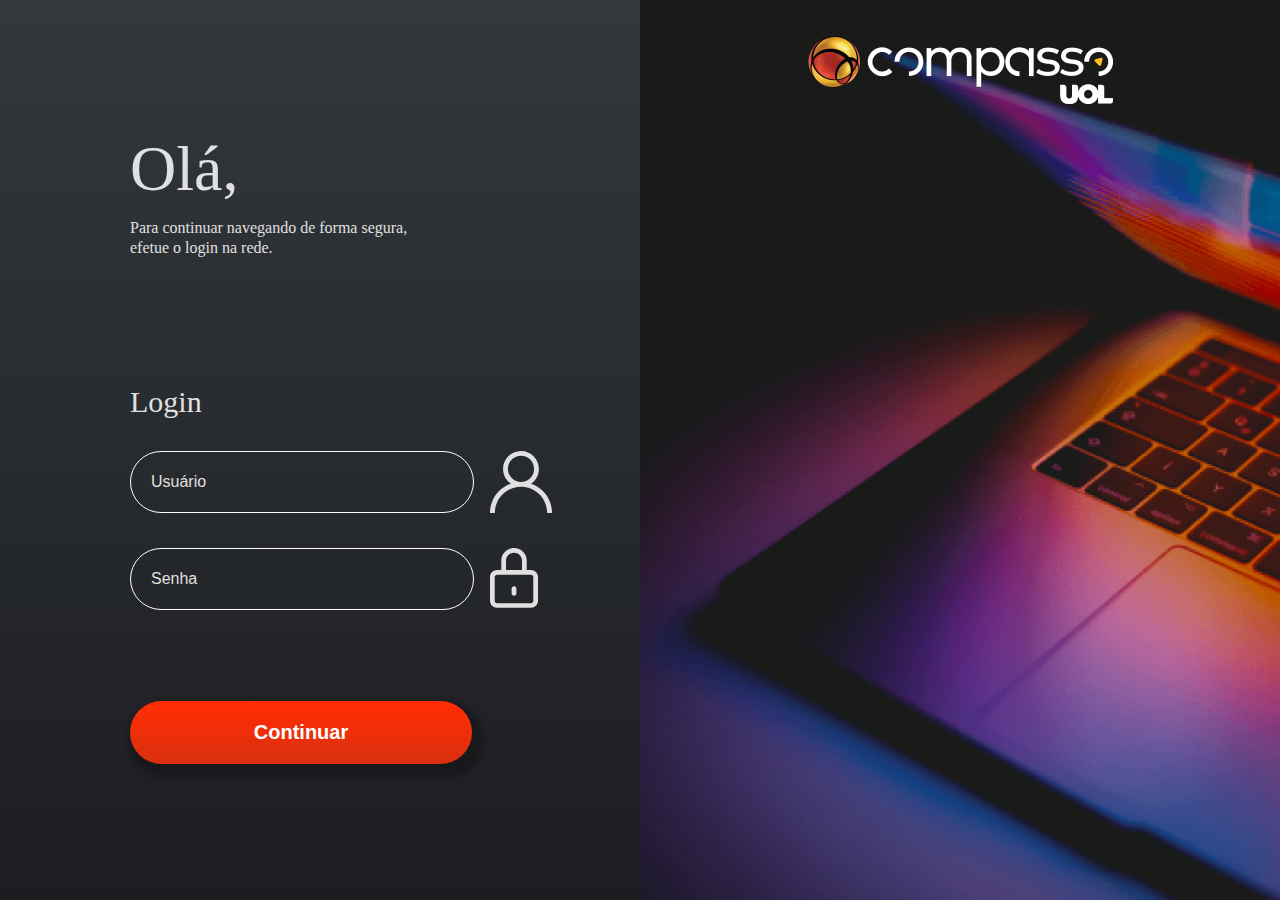
<file: index.html>
<!DOCTYPE html>
<html>
<head>
  <meta charset="UTF-8" />
  <meta http-equiv="X-UA-Compatible" content="IE=edge" />
  <title>Compasso UOL</title>
  <meta name="viewport" content="width=device-width, initial-scale=1" />
  <link rel="shortcut icon" type="image/x-icon" href="./images/icons/favicon.ico">
  <meta name="description" content="Nossa missão é transformar o mundo, construindo experiências digitais que permitam o crescimento de nossos clientes." />
  <link href="//db.onlinewebfonts.com/c/7200c6dd8ac604abe09f5159e53a40c0?family=Mark+Pro" rel="stylesheet" type="text/css"/>
  <link rel="stylesheet" href="./css/global.css">
  <link rel="stylesheet" href="./css/login.css">
</head>

<body>
  
  <div class="container">
    <div class="login-content">
      <div class="login-container">
        <h1>Olá,</h1>
        <h2>Para continuar navegando de forma segura, efetue o login na rede.</h2>
        <form class="login-form">
          <h3>Login</h3>
          <div class="login-baseline-icons">
            <input class="login-input" type="email" placeholder="Usuário" name="user" id="user" required>
            <span class="login-input-icon">
              <img src="./images/icons/icon-user.svg" alt="User Icon"/>
            </span>
          </div>
          <div class="login-input-container">
            <div class="login-baseline-icons">
            <input class="login-input" type="password" placeholder="Senha" name="password" id="password" required>
            <span class="login-input-icon">
              <img src="./images/icons/icon-password.svg" alt="Lock Icon" />
            </span>
          </div>
          </div>
          <p class="login-alert">Ops, usuário ou senha inválidos.</p>
          <p class="login-alert">Tente novamente!</p>
          <button class="login-button" type="submit" onclick="login(event)">Continuar</button>
        </form>
      </div>
    </div>
    <div class="login-background-right">
      <img class="login-brand" src="./images/logo-brand-white.png" alt="Compasso UOL" />
    </div>
  </div>

<script src="./js/mock.js"></script>
</body>

</html>
</file>
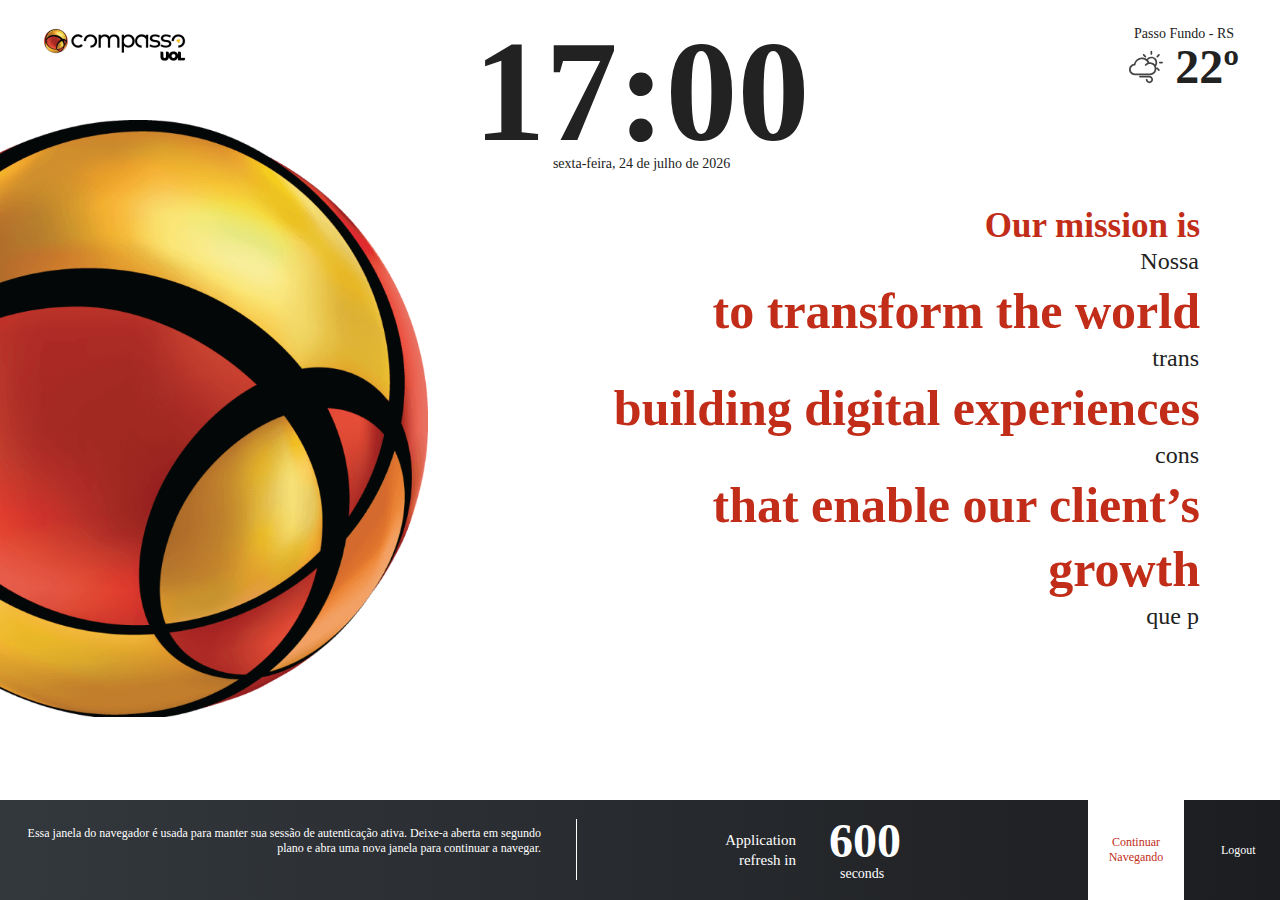
<file: page/home.html>
<!DOCTYPE html>
<html>
<head>
  <meta charset="UTF-8" />
  <meta http-equiv="X-UA-Compatible" content="IE=edge" />
  <title>Compasso UOL</title>
  <meta name="viewport" content="width=device-width, initial-scale=1" />
  <link rel="shortcut icon" type="image/x-icon" href="../images/icons/favicon.ico">
  <meta name="description" content="Nossa missão é transformar o mundo, construindo experiências digitais que permitam o crescimento de nossos clientes." />
  <link href="http://db.onlinewebfonts.com/c/7200c6dd8ac604abe09f5159e53a40c0?family=Mark+Pro" rel="stylesheet" type="text/css">
  <link rel="stylesheet" href="../css/global.css">
  <link rel="stylesheet" href="../css/home.css">
</head>
<body>

  <header class="header">

    <div class="header-brand">
      <img src="../images/logo-brand-black.png" alt="Compasso UOL">
    </div>

    <div class="header-time-date">
      <span class="header-hour"></span>
      <span class="header-date"></span>
    </div>
    <div class="header-degree-time">
      <span class="header-place">Passo Fundo - RS</span>
      <div class="climate-container">
        <img src="../images/icons/icon-cloud.svg" alt="Cloud Icon">
          <h3>22º</h3>
      </div>
    </div>

  </header>

  <section class="content-page">

    <span id="page-logo-ball">
      <img src="../images/logo-uol-ball.png" alt="UOL Brand">
    </span>

    <div class="page-text-container">
      <p class="page-title-small">Our mission is</p>
        <p class="page-text-typed typewrite" data-period="2500" data-type='["Nossa missão é"]'>
        <span class="write"></span></p>
      <p class="page-titles-main">to transform the world</p>
        <p class="page-text-typed typewrite" data-period="2500" data-type='["transformar o mundo"]'>
        <span class="write"></span></p>
      <p class="page-titles-main">building digital experiences</p>
      <p class="page-text-typed typewrite" data-period="2500" data-type='["construindo experiências digitais"]'>
        <span class="write"></span></p>
      <p class="page-titles-main">that enable our client’s growth</p>
      <p class="page-text-typed typewrite" data-period="2500" data-type='["que permitam o crescimento dos nossos clientes"]'>
        <span class="write"></span></p>
    </div>

  </section>

  <footer class="footer">

    <div class="footer-container">
      <span class="footer-text">Essa janela do navegador é usada para manter sua sessão de autenticação ativa. Deixe-a aberta em segundo plano e abra
      uma nova janela para continuar a navegar.</span>
      <div class="footer-app-refresh">
        <h5> Application refresh in </h5>
        <div class="footer-countdown">
          <div class="footer-seconds">600</div>
          <p>seconds</p>
        </div>
      </div>
    </div>
   <div class="actions"> 
    <div class="footer-action-one">
      <a href="#">Continuar Navegando</a>
    </div>
    <div class="footer-action-two">
      <a href="../index.html">Logout</a>
    </div>
  </div>

  </footer>


  <script src="../js/home.js"></script>
  <script src="../js/typed.js"></script>
</body>
</html>
</file>
<file: css/global.css>
@font-face {
    font-family: "Mark Pro";
    src: url("https://db.onlinewebfonts.com/t/7200c6dd8ac604abe09f5159e53a40c0.eot"); /* IE9*/
    src: url("https://db.onlinewebfonts.com/t/7200c6dd8ac604abe09f5159e53a40c0.eot?#iefix") format("embedded-opentype"), /* IE6-IE8 */
    url("https://db.onlinewebfonts.com/t/7200c6dd8ac604abe09f5159e53a40c0.woff2") format("woff2"), /* chrome firefox */
    url("https://db.onlinewebfonts.com/t/7200c6dd8ac604abe09f5159e53a40c0.woff") format("woff"), /* chrome firefox */
    url("https://db.onlinewebfonts.com/t/7200c6dd8ac604abe09f5159e53a40c0.ttf") format("truetype"), /* chrome firefox opera Safari, Android, iOS 4.2+*/
    url("https://db.onlinewebfonts.com/t/7200c6dd8ac604abe09f5159e53a40c0.svg#Mark Pro") format("svg"); /* iOS 4.1- */ }

html, body, div, span, applet, object, iframe,
h1, h2, h3, h4, h5, h6, p, blockquote, pre,
a, abbr, acronym, address, big, cite, code,
del, dfn, em, img, ins, kbd, q, s, samp,
small, strike, strong, sub, sup, tt, var,
b, u, i, center,
dl, dt, dd, ol, ul, li,
fieldset, form, label, legend,
table, caption, tbody, tfoot, thead, tr, th, td,
article, aside, canvas, details, embed,
figure, figcaption, footer, header, hgroup,
menu, nav, output, ruby, section, summary,
time, mark, audio, video {
	margin: 0;
	padding: 0;
	border: 0;
	font-size: 100%;
	font: inherit;
	vertical-align: baseline;
}
/* HTML5 display-role reset for older browsers */
article, aside, details, figcaption, figure,
footer, header, hgroup, menu, nav, section {
	display: block;
}
body {
	line-height: 1;
}
ol, ul {
	list-style: none;
}
blockquote, q {
	quotes: none;
}
blockquote:before, blockquote:after,
q:before, q:after {
	content: '';
	content: none;
}
table {
	border-collapse: collapse;
	border-spacing: 0;
}
</file>
<file: css/login.css>
.container {
  display: flex;
  justify-content: space-between;
  font-family: 'Mark Pro';
}

.login-content {
  display: flex;
  background: linear-gradient(180deg, #33383D 0%, #1C1D20 100%);
  box-shadow: 5px 5px 5px 70px rgba(0, 0, 0, 0.25);
  flex-direction: column;
  justify-content: center;
  align-items: center;
  width: 50vw;
  height: 100vh;
}

.login-container {
  display: flex;
  flex-direction: column;
}

.login-container h1 {
  color: #E0E0E0;
  font-size: 4rem;
}

.login-container h2 {
  color: #E0E0E0;
  font-size: 16px;
  line-height: 20px;
  margin-top: 17px;
  max-width: 300px;
}

.login-form {
  display: flex;
  flex-direction: column;
  margin-top: 125px;
  width: 380px;
}

.login-form h3 {
  color: #E0E0E0;
  font-size: 30px;
  line-height: 38px;
  margin-bottom: 30px;
}

.login-input {
  background: none;
  border: 1px solid #FFFFFF;
  width: 100%;
  box-sizing: border-box;
  border-radius: 50px;
  padding: 20px;
  outline: none;
  color: #E0E0E0;
  font-size: 16px;
  line-height: 20px;
}

.login-input::placeholder {
  color: #E0E0E0;
  font-size: 16px;
  line-height: 20px;
}

.login-input-alert {
  border: 1px solid #E9B425;
}

.login-input-icon {
  display: flex;
  justify-self: auto;
  margin-left: 1rem;
}

.login-baseline-icons {
  display: flex;
  flex-direction: row;
  justify-content:space-between; 
  margin-bottom: 35px;
}

.login-alert {
  visibility: hidden;
  text-align: center;
  font-weight: bold;
  font-size: 16px;
  line-height: 20px;
  color: #E9B425;
}

.login-button {
  background: linear-gradient(#FF2D04 5px, #C13216 100px);
  box-shadow: 5px 7px 6px 7px rgba(0, 0, 0, 0.25);
  width: 90%;
  padding: 20px;
  margin-top: 1rem;
  border: none;
  outline: none;
  cursor: pointer;
  font-weight: bold;
  font-size: 20px;
  line-height: 23px;
  color: #FFFFFF;
  border-radius: 50px;
}

.login-button:hover {
  background: linear-gradient(to right, #C12D18 , #E9B425);
}

.login-background-right {
  display: flex;
  background: url('../images/background-right.png');
  background-size: cover;
  align-items: flex-start;
  justify-content: center;
  width: 50vw;
}

@keyframes gradient {
  from {background:linear-gradient(to bottom right, #222222, #E9B425, #C12D18)};
  to {background:linear-gradient(to bottom left, #C12D18, #222222, #E9B425)}
}

.login-brand {
  margin-top: 35px;
}

/***** MOBILE FIRST ****/

@media only screen and (max-width: 1024px) {
  .container {
    flex-direction: column-reverse;
  }
  .login-content {
    width: 100vw;
    justify-content: flex-start;
  }
  .login-container {
    padding-top: 5rem;
  }
  .login-form {
    margin-top: 25px;
    width: 100%;
  }
  .login-background-right { /* header gradient */
    background:linear-gradient(to bottom right, #222222, #C12D18, #E9B425);
    width: 100vw;
    height: 5rem;
  }

  .login-brand{
    margin-top: 3.3rem;
  }
  
  .login-button {
    margin-top: 20px;
  }
}
</file>
<file: css/home.css>
.header {
  display: flex;
  position: absolute;
  top: 0;
  width: 100vw;
  font-family: 'Mark Pro';
  color: #222222;
  justify-content: space-between;
}

.header-brand {
  width: 155px;
  margin-top: 25px;
  margin-left: 40px;
  max-height: 42px;
}

.header-time-date {
  display: flex;
  flex-direction: column;
  text-align: center;
}

.header-hour {
  font-size: 144px;
  font-weight: bold;
  line-height: 183px;
  height: 150px;
  text-align: center;
  margin-bottom: 5px;
}

.header-date {
  font-size: 14px;
  line-height: 18px;
}

.header-degree-time {
  display: flex;
  flex-direction: column;
  margin: 25px 41px;
}

.climate-container {
  display: flex;
  flex-direction: row;
}

.climate-container h3 {
  font-size: 48px;
  font-weight: bold;
  margin-left: 12px;
}

.header-place {
  font-size: 14px;
  line-height: 18px;
  text-align: center;
}

.content-page {
  display: flex;
  justify-content: space-between;
  align-items: center;
  font-family: 'Mark Pro';
  margin-top: 120px;
}

.content-page img {
  width:75%;
}

.page-text-container {
  margin-right: 80px;
  text-align: right;
}

.page-titles-main {
  color: #C12D18;
  font-weight: bolder;
  font-size: 50px;
  line-height: 64px;
}

.page-title-small {
  color: #C12D18;
  font-weight: bolder;
  font-size: 35px;
  line-height: 40px;
}

.page-text-typed {
  line-height: 30px;
  margin-bottom: 3px;
  color: #222222;
  font-size: 24px;
}

.footer {
  display: flex;
  justify-content: space-between;
  position: fixed;
  bottom: 0;
  max-height: 100px;
  width: 100vw;
  height: 55vw;
  background: linear-gradient(90.16deg, #33383D 0%, #1C1D20 100%);
  font-family: 'Mark Pro';
  color: #FFFFFF;
}

.footer-container {
  display: flex;
  justify-content: space-between;
}

.footer-text {
  font-size: 12px;
  line-height: 15px;
  text-align: right;
  max-width: 541px;
  padding-top: 2vw;
}

.footer-text::after {
  background-color: white;
  content: '';
  height: 61px;
  width: 0.2px;
  position: fixed;
  margin-left: 35px;
  bottom: 20px;
}

.footer-app-refresh {
  display: flex;
  justify-content: space-between;
  margin-left: 145px;
  align-items: center;
}

.footer-app-refresh h5 {
  font-size: 15px;
  line-height: 20px;
  text-align: right;
  max-width: 110px;
  display: inline-block;
}

.footer-countdown {
  display: flex;
  flex-direction: column;
  justify-content: center;
  align-items: center;
}

.footer-seconds {
  display: inline-block;
  vertical-align: super;
  font-size: 48px;
  text-align: center;
  font-weight: bold;
  margin-left: 33px;
}

.footer-countdown p {
  display: block;
  font-size: 14px;
  line-height: 18px;
  margin-left: 26%;
}

.actions {
  display: flex;
  width: 15vw;
}

.footer-action-one {
  background-color: white;
  padding: 7px 7px 7px 7px;
  line-height: 15px;
  display: flex;
  width: 75%;
  font-size: 12px;
  align-items: center;
  text-align: center;
}

.footer-action-one:hover {
  background: linear-gradient(to bottom, #33383D, #1C1D20);
}

.footer-action-one a {
  text-decoration: none;
  color: #C12D18;
}

.footer-action-one a:hover{
  text-decoration: none;
  color: #FFFFFF;
}

.footer-action-two {
  background-color: none;
  padding: 7px 7px 7px 7px;
  line-height: 15px;
  display: flex;
  width: 75%;
  font-size: 12px;
  align-items: center;
  text-align: center;
}

.footer-action-two:hover {
  background: linear-gradient(to right, #33383D, #FFFFFF);
}

.footer-action-two a {
  margin-left: 30px;
  text-decoration: none;
  color: #FFFFFF;
}

.footer-action-two a:hover {
  color: #C12D18;
}

/**** MOBILE FIRST ******/

@media only screen and (max-width: 1024px) {
  body {
    overflow-x: hidden;
  }
  .header {
    flex-direction: column;
    position: relative;
  }

  .header-brand {
    margin: 0 auto;
    padding: 10px 5rem 20px 5rem;
  }

  .header-hour { 
    font-size: 100px;
  }

  .header-degree-time {
    align-items: center;
  }

  .climate-container {
    align-items: center;
  }

  .content-page {
    margin-top: 0;
    justify-content: flex-end;
  }

  #page-logo-ball {
    display: none;
  }
  .page-text-container {
    margin-right: 20px;
    margin-top: 15px;
  }

  .page-titles-main {
    font-size: 38px;
    line-height: 34px;
  }
  .page-title-small {
    font-size: 20px;
    line-height: 20px;
  }
  .page-text-typed {
    font-size: 16px;
    line-height: 20px;
    margin-bottom: 10px;
  }

  .footer {
    flex-direction: column;
    height: auto;
    max-height: none;
    position: relative;
  }
  .footer-container {
    flex-direction: column;
  }
  .footer-text {
    max-width: none;
    display: block;
    text-align: center;
    padding-bottom: 5px;
    margin-bottom: 15px;
    border-bottom: 1px solid white ;
  }
  .footer-text::after {
    display: none;
  }
  .footer-app-refresh {
    margin-left: 0;
    justify-content: center;
  }

  .actions {
    width: 100%;
    font-display: flex;
    align-items: center;
    flex-direction: column;
    padding: 2rem 0 2rem 0;
  }

  .footer-action-one {
    display: flex;
    justify-content: center;
    align-items: center;
    width: 100%;
    height: 5rem;
    font-size: 20px;
  }

  .footer-action-two {
    display: flex;
    justify-content: center;
    align-items: center;
    width: 100%;
    height: 5rem;
    font-size: 20px;
  }
}
</file>
